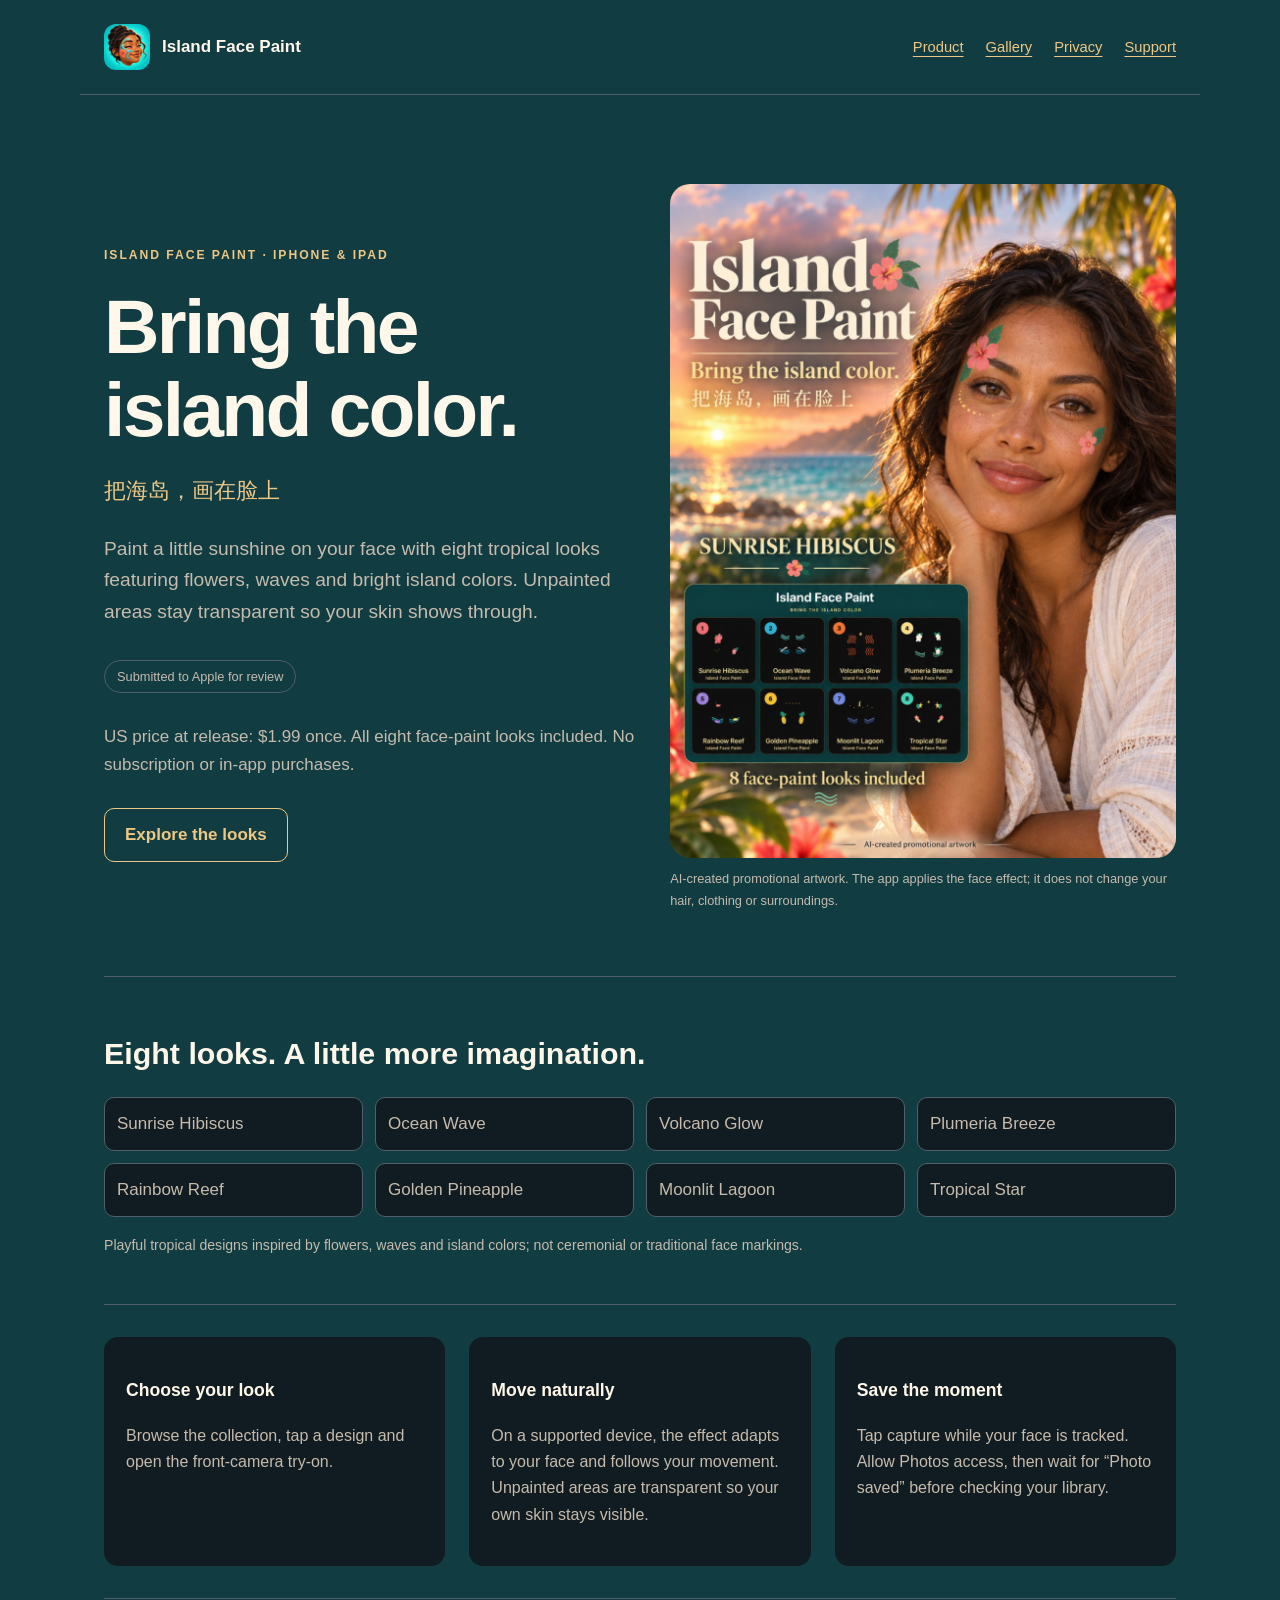
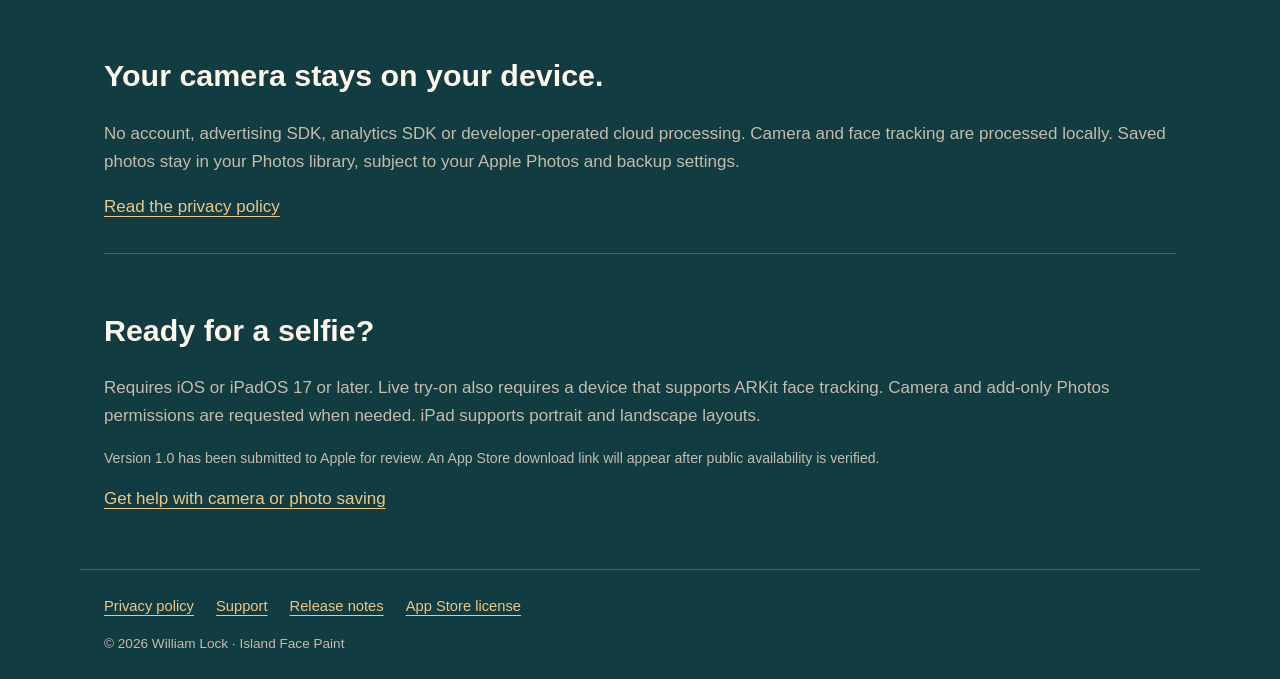
<file: index.html>
<!doctype html>
<html lang="en"><head><meta charset="utf-8"><meta name="viewport" content="width=device-width,initial-scale=1"><title>Product | Island Face Paint</title><meta name="description" content="Paint a little sunshine on your face with eight tropical looks featuring flowers, waves and bright island colors. Unpainted areas stay transparent so your skin shows through."><link rel="icon" href="assets/icon.png"><link rel="stylesheet" href="style.css"></head>
<body><header><a class="brand" href="index.html"><img src="assets/icon.png" alt="" width="46" height="46">Island Face Paint</a><nav aria-label="Main"><a href="index.html">Product</a><a href="campaign.html">Gallery</a><a href="privacy.html">Privacy</a><a href="support.html">Support</a></nav></header>
<main><div class="hero"><div><p class="eyebrow">Island Face Paint · iPhone &amp; iPad</p><h1>Bring the island color.</h1><p class="chinese" lang="zh-Hans">把海岛，画在脸上</p><p class="lead">Paint a little sunshine on your face with eight tropical looks featuring flowers, waves and bright island colors. Unpainted areas stay transparent so your skin shows through.</p><p class="status">Submitted to Apple for review</p><p>US price at release: $1.99 once. All eight face-paint looks included. No subscription or in-app purchases.</p><a class="button" href="campaign.html">Explore the looks</a></div><figure class="hero-portrait"><picture><source media="(min-width:701px)" srcset="assets/ipad-02.png"><img src="assets/iphone-02.png" alt="AI-created promotional portrait featuring Sunrise Hibiscus" fetchpriority="high"></picture><figcaption>AI-created promotional artwork. The app applies the face effect; it does not change your hair, clothing or surroundings.</figcaption></figure></div>
<section><h2>Eight looks. A little more imagination.</h2><ul class="look-list"><li>Sunrise Hibiscus</li><li>Ocean Wave</li><li>Volcano Glow</li><li>Plumeria Breeze</li><li>Rainbow Reef</li><li>Golden Pineapple</li><li>Moonlit Lagoon</li><li>Tropical Star</li></ul><p class="note">Playful tropical designs inspired by flowers, waves and island colors; not ceremonial or traditional face markings.</p></section>
<section class="features"><article><h3>Choose your look</h3><p>Browse the collection, tap a design and open the front-camera try-on.</p></article><article><h3>Move naturally</h3><p>On a supported device, the effect adapts to your face and follows your movement. Unpainted areas are transparent so your own skin stays visible.</p></article><article><h3>Save the moment</h3><p>Tap capture while your face is tracked. Allow Photos access, then wait for “Photo saved” before checking your library.</p></article></section>
<section><h2>Your camera stays on your device.</h2><p>No account, advertising SDK, analytics SDK or developer-operated cloud processing. Camera and face tracking are processed locally. Saved photos stay in your Photos library, subject to your Apple Photos and backup settings.</p><a href="privacy.html">Read the privacy policy</a></section>
<section><h2>Ready for a selfie?</h2><p>Requires iOS or iPadOS 17 or later. Live try-on also requires a device that supports ARKit face tracking. Camera and add-only Photos permissions are requested when needed. iPad supports portrait and landscape layouts.</p><p class="note">Version 1.0 has been submitted to Apple for review. An App Store download link will appear after public availability is verified.</p><a href="support.html">Get help with camera or photo saving</a></section></main><footer><nav aria-label="Footer"><a href="privacy.html">Privacy policy</a><a href="support.html">Support</a><a href="releases.html">Release notes</a><a href="https://www.apple.com/legal/internet-services/itunes/dev/stdeula/">App Store license</a></nav>© 2026 William Lock · Island Face Paint</footer></body></html>
</file>
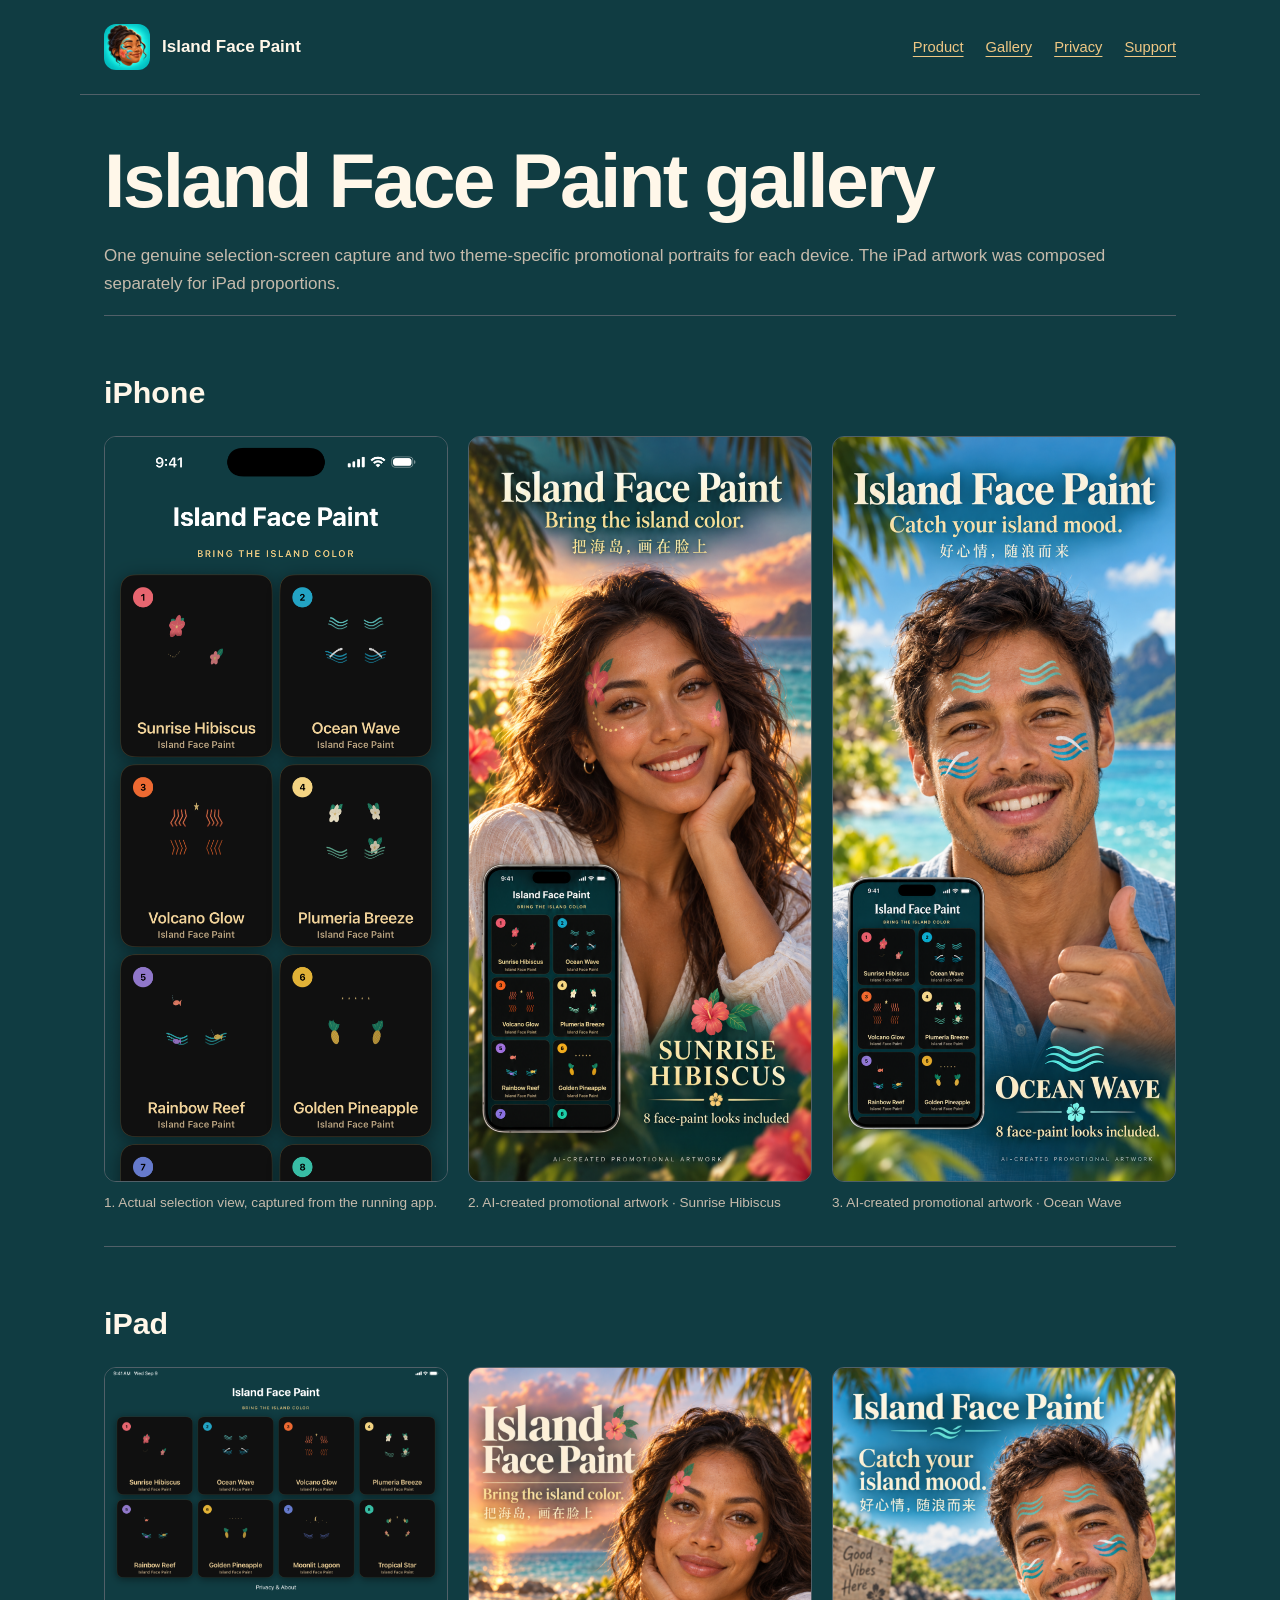
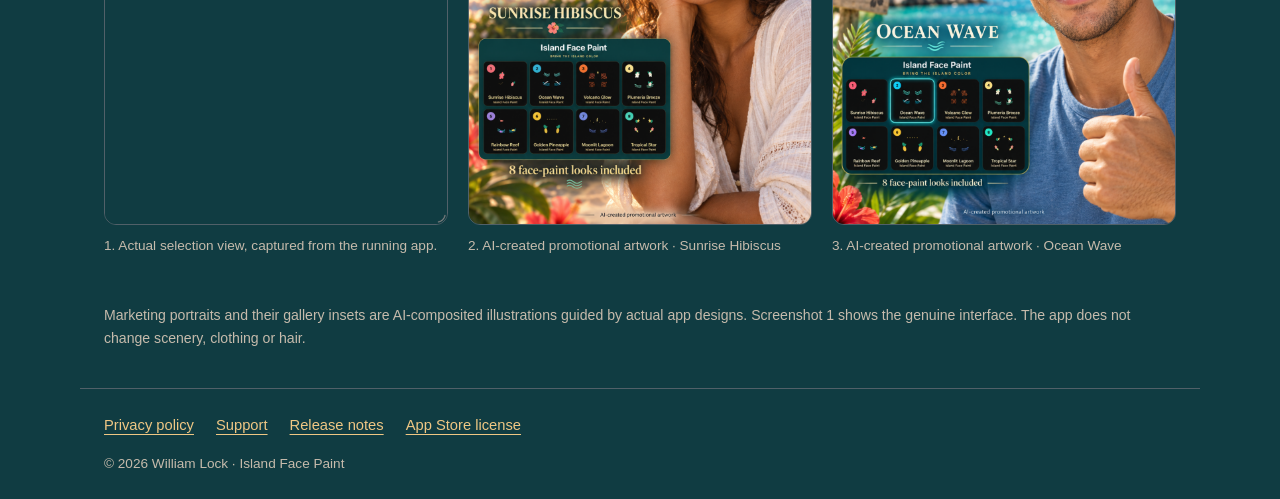
<file: campaign.html>
<!doctype html>
<html lang="en"><head><meta charset="utf-8"><meta name="viewport" content="width=device-width,initial-scale=1"><title>Gallery | Island Face Paint</title><meta name="description" content="Paint a little sunshine on your face with eight tropical looks featuring flowers, waves and bright island colors. Unpainted areas stay transparent so your skin shows through."><link rel="icon" href="assets/icon.png"><link rel="stylesheet" href="style.css"></head>
<body><header><a class="brand" href="index.html"><img src="assets/icon.png" alt="" width="46" height="46">Island Face Paint</a><nav aria-label="Main"><a href="index.html">Product</a><a href="campaign.html">Gallery</a><a href="privacy.html">Privacy</a><a href="support.html">Support</a></nav></header>
<main><h1>Island Face Paint gallery</h1><p>One genuine selection-screen capture and two theme-specific promotional portraits for each device. The iPad artwork was composed separately for iPad proportions.</p><section><h2>iPhone</h2><div class="screenshot-grid"><figure><a href="assets/iphone-01.png"><img loading="lazy" src="assets/iphone-01.png" alt="Actual selection view, captured from the running app."></a><figcaption>1. Actual selection view, captured from the running app.</figcaption></figure><figure><a href="assets/iphone-02.png"><img loading="lazy" src="assets/iphone-02.png" alt="AI-created promotional artwork · Sunrise Hibiscus"></a><figcaption>2. AI-created promotional artwork · Sunrise Hibiscus</figcaption></figure><figure><a href="assets/iphone-03.png"><img loading="lazy" src="assets/iphone-03.png" alt="AI-created promotional artwork · Ocean Wave"></a><figcaption>3. AI-created promotional artwork · Ocean Wave</figcaption></figure></div></section><section><h2>iPad</h2><div class="screenshot-grid"><figure><a href="assets/ipad-01.png"><img loading="lazy" src="assets/ipad-01.png" alt="Actual selection view, captured from the running app."></a><figcaption>1. Actual selection view, captured from the running app.</figcaption></figure><figure><a href="assets/ipad-02.png"><img loading="lazy" src="assets/ipad-02.png" alt="AI-created promotional artwork · Sunrise Hibiscus"></a><figcaption>2. AI-created promotional artwork · Sunrise Hibiscus</figcaption></figure><figure><a href="assets/ipad-03.png"><img loading="lazy" src="assets/ipad-03.png" alt="AI-created promotional artwork · Ocean Wave"></a><figcaption>3. AI-created promotional artwork · Ocean Wave</figcaption></figure></div></section><p class="note">Marketing portraits and their gallery insets are AI-composited illustrations guided by actual app designs. Screenshot 1 shows the genuine interface. The app does not change scenery, clothing or hair.</p></main><footer><nav aria-label="Footer"><a href="privacy.html">Privacy policy</a><a href="support.html">Support</a><a href="releases.html">Release notes</a><a href="https://www.apple.com/legal/internet-services/itunes/dev/stdeula/">App Store license</a></nav>© 2026 William Lock · Island Face Paint</footer></body></html>
</file>
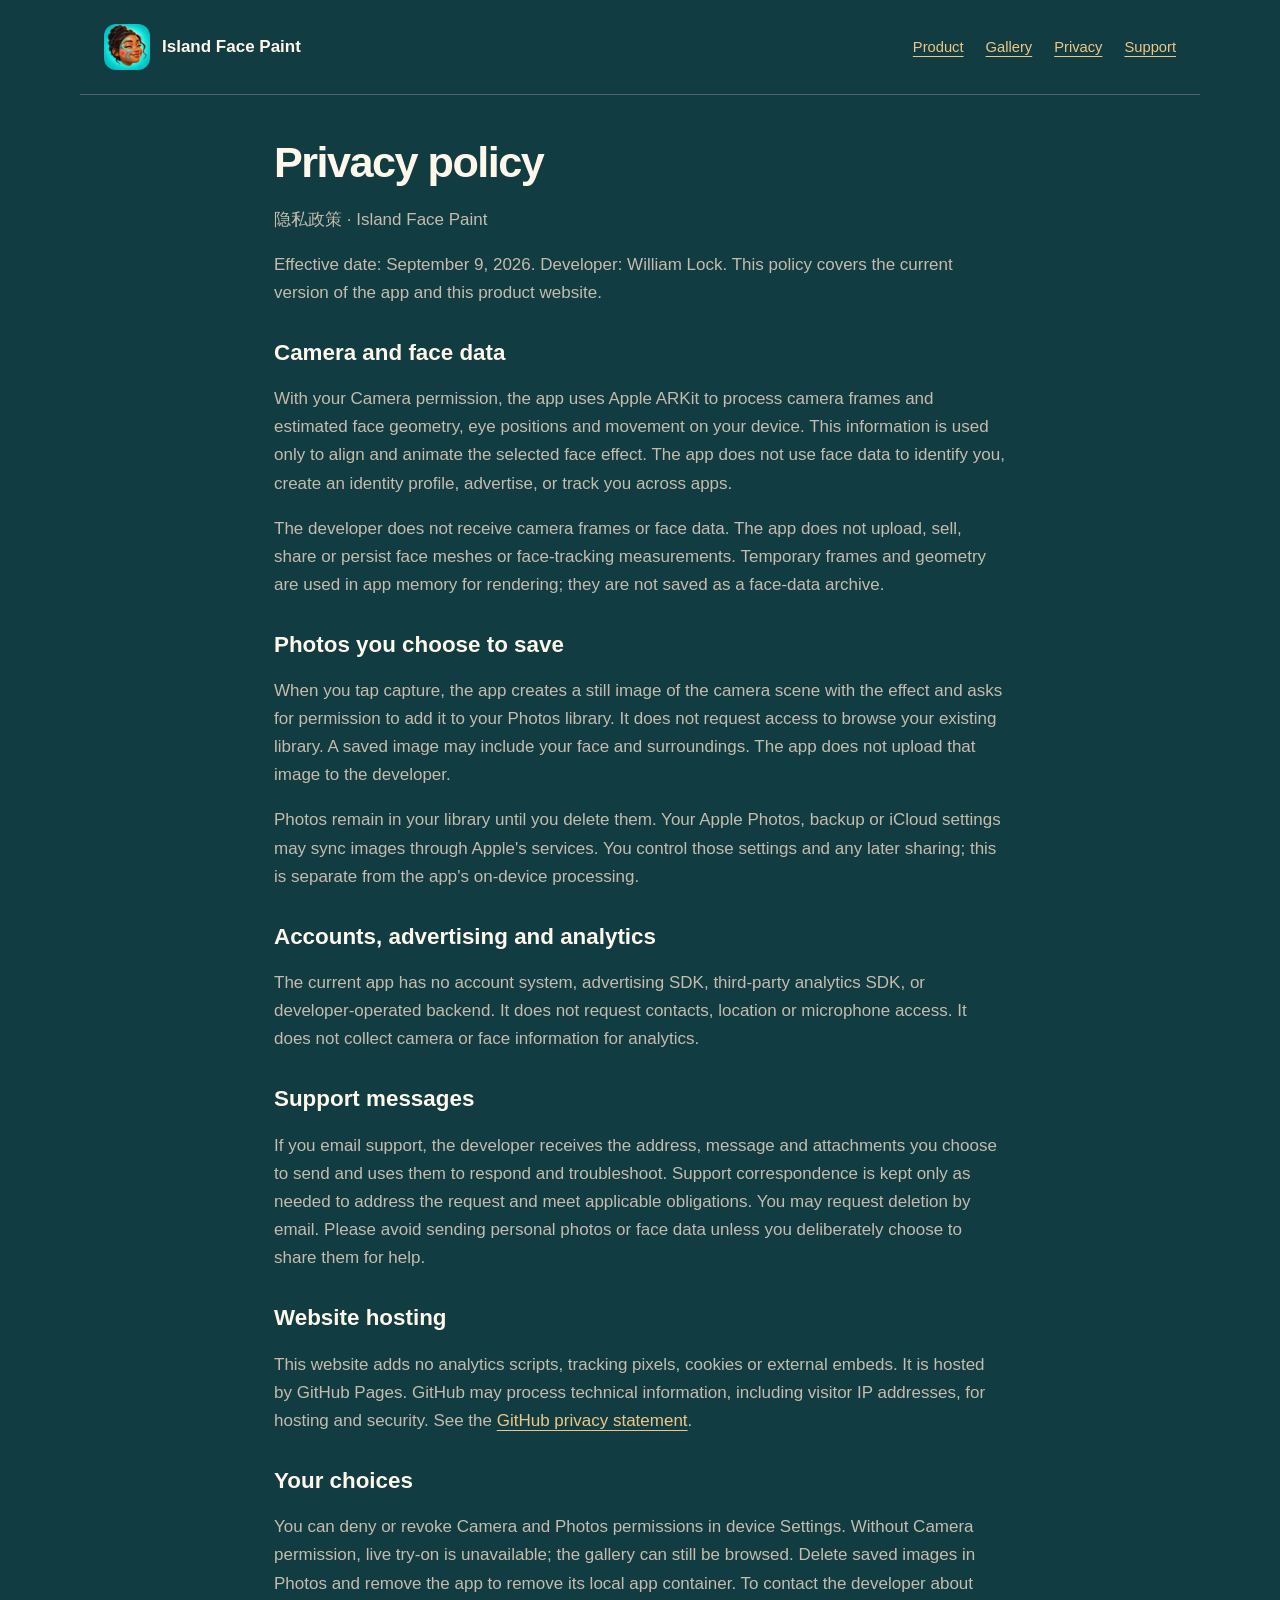
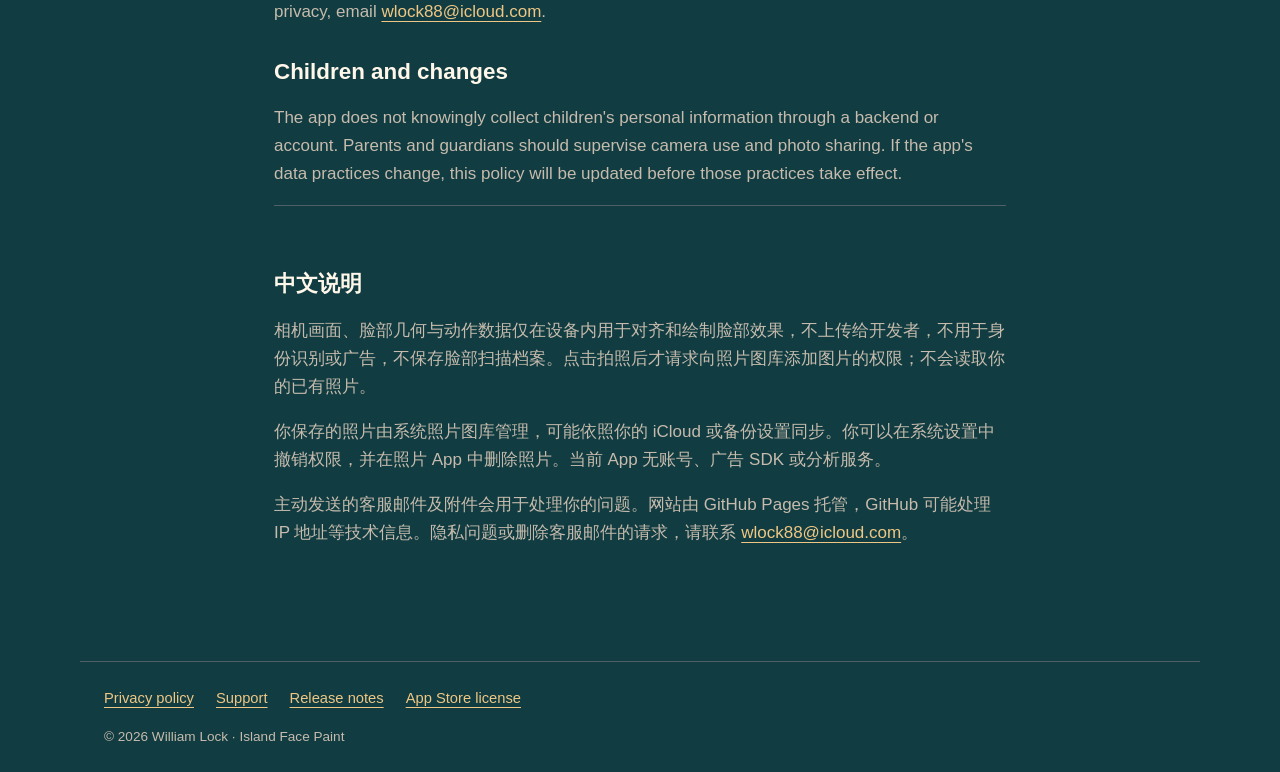
<file: privacy.html>
<!doctype html>
<html lang="en"><head><meta charset="utf-8"><meta name="viewport" content="width=device-width,initial-scale=1"><title>Privacy policy | Island Face Paint</title><meta name="description" content="Paint a little sunshine on your face with eight tropical looks featuring flowers, waves and bright island colors. Unpainted areas stay transparent so your skin shows through."><link rel="icon" href="assets/icon.png"><link rel="stylesheet" href="style.css"></head>
<body><header><a class="brand" href="index.html"><img src="assets/icon.png" alt="" width="46" height="46">Island Face Paint</a><nav aria-label="Main"><a href="index.html">Product</a><a href="campaign.html">Gallery</a><a href="privacy.html">Privacy</a><a href="support.html">Support</a></nav></header>
<main class="document"><h1>Privacy policy</h1><p lang="zh-Hans">隐私政策 · Island Face Paint</p><p>Effective date: September 9, 2026. Developer: William Lock. This policy covers the current version of the app and this product website.</p>
<h2>Camera and face data</h2><p>With your Camera permission, the app uses Apple ARKit to process camera frames and estimated face geometry, eye positions and movement on your device. This information is used only to align and animate the selected face effect. The app does not use face data to identify you, create an identity profile, advertise, or track you across apps.</p><p>The developer does not receive camera frames or face data. The app does not upload, sell, share or persist face meshes or face-tracking measurements. Temporary frames and geometry are used in app memory for rendering; they are not saved as a face-data archive.</p>
<h2>Photos you choose to save</h2><p>When you tap capture, the app creates a still image of the camera scene with the effect and asks for permission to add it to your Photos library. It does not request access to browse your existing library. A saved image may include your face and surroundings. The app does not upload that image to the developer.</p><p>Photos remain in your library until you delete them. Your Apple Photos, backup or iCloud settings may sync images through Apple's services. You control those settings and any later sharing; this is separate from the app's on-device processing.</p>
<h2>Accounts, advertising and analytics</h2><p>The current app has no account system, advertising SDK, third-party analytics SDK, or developer-operated backend. It does not request contacts, location or microphone access. It does not collect camera or face information for analytics.</p>
<h2>Support messages</h2><p>If you email support, the developer receives the address, message and attachments you choose to send and uses them to respond and troubleshoot. Support correspondence is kept only as needed to address the request and meet applicable obligations. You may request deletion by email. Please avoid sending personal photos or face data unless you deliberately choose to share them for help.</p>
<h2>Website hosting</h2><p>This website adds no analytics scripts, tracking pixels, cookies or external embeds. It is hosted by GitHub Pages. GitHub may process technical information, including visitor IP addresses, for hosting and security. See the <a href="https://docs.github.com/en/site-policy/privacy-policies/github-general-privacy-statement">GitHub privacy statement</a>.</p>
<h2>Your choices</h2><p>You can deny or revoke Camera and Photos permissions in device Settings. Without Camera permission, live try-on is unavailable; the gallery can still be browsed. Delete saved images in Photos and remove the app to remove its local app container. To contact the developer about privacy, email <a href="mailto:wlock88@icloud.com">wlock88@icloud.com</a>.</p>
<h2>Children and changes</h2><p>The app does not knowingly collect children's personal information through a backend or account. Parents and guardians should supervise camera use and photo sharing. If the app's data practices change, this policy will be updated before those practices take effect.</p>
<section lang="zh-Hans"><h2>中文说明</h2><p>相机画面、脸部几何与动作数据仅在设备内用于对齐和绘制脸部效果，不上传给开发者，不用于身份识别或广告，不保存脸部扫描档案。点击拍照后才请求向照片图库添加图片的权限；不会读取你的已有照片。</p><p>你保存的照片由系统照片图库管理，可能依照你的 iCloud 或备份设置同步。你可以在系统设置中撤销权限，并在照片 App 中删除照片。当前 App 无账号、广告 SDK 或分析服务。</p><p>主动发送的客服邮件及附件会用于处理你的问题。网站由 GitHub Pages 托管，GitHub 可能处理 IP 地址等技术信息。隐私问题或删除客服邮件的请求，请联系 <a href="mailto:wlock88@icloud.com">wlock88@icloud.com</a>。</p></section></main><footer><nav aria-label="Footer"><a href="privacy.html">Privacy policy</a><a href="support.html">Support</a><a href="releases.html">Release notes</a><a href="https://www.apple.com/legal/internet-services/itunes/dev/stdeula/">App Store license</a></nav>© 2026 William Lock · Island Face Paint</footer></body></html>
</file>
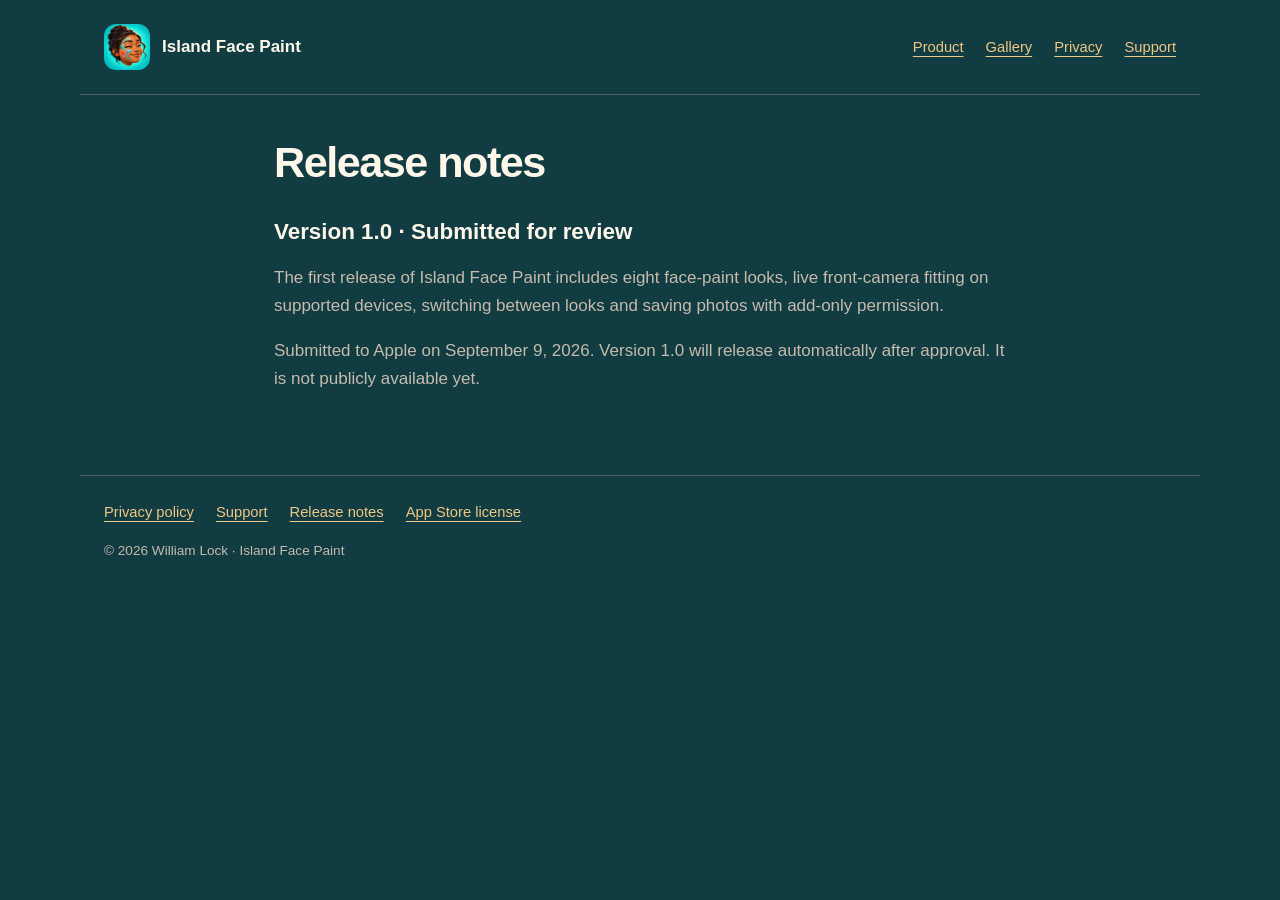
<file: releases.html>
<!doctype html>
<html lang="en"><head><meta charset="utf-8"><meta name="viewport" content="width=device-width,initial-scale=1"><title>Release notes | Island Face Paint</title><meta name="description" content="Paint a little sunshine on your face with eight tropical looks featuring flowers, waves and bright island colors. Unpainted areas stay transparent so your skin shows through."><link rel="icon" href="assets/icon.png"><link rel="stylesheet" href="style.css"></head>
<body><header><a class="brand" href="index.html"><img src="assets/icon.png" alt="" width="46" height="46">Island Face Paint</a><nav aria-label="Main"><a href="index.html">Product</a><a href="campaign.html">Gallery</a><a href="privacy.html">Privacy</a><a href="support.html">Support</a></nav></header>
<main class="document"><h1>Release notes</h1><h2>Version 1.0 · Submitted for review</h2><p>The first release of Island Face Paint includes eight face-paint looks, live front-camera fitting on supported devices, switching between looks and saving photos with add-only permission.</p><p>Submitted to Apple on September 9, 2026. Version 1.0 will release automatically after approval. It is not publicly available yet.</p></main><footer><nav aria-label="Footer"><a href="privacy.html">Privacy policy</a><a href="support.html">Support</a><a href="releases.html">Release notes</a><a href="https://www.apple.com/legal/internet-services/itunes/dev/stdeula/">App Store license</a></nav>© 2026 William Lock · Island Face Paint</footer></body></html>
</file>
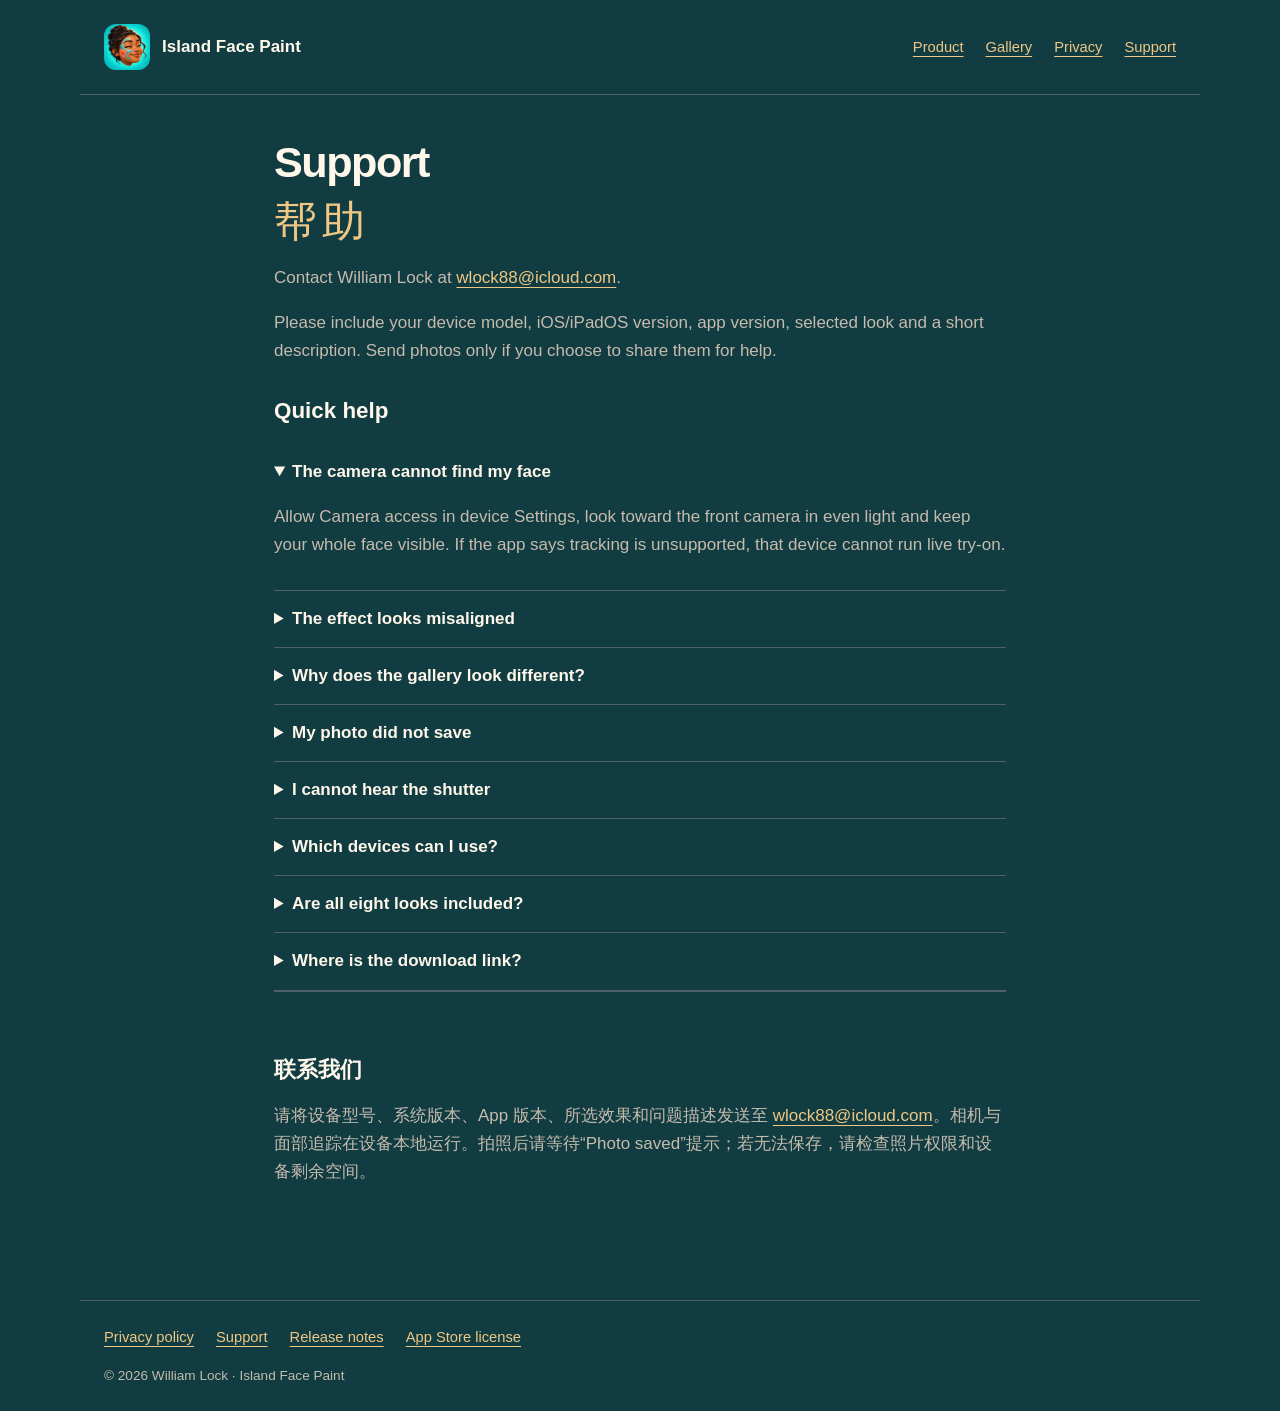
<file: support.html>
<!doctype html>
<html lang="en"><head><meta charset="utf-8"><meta name="viewport" content="width=device-width,initial-scale=1"><title>Support | Island Face Paint</title><meta name="description" content="Paint a little sunshine on your face with eight tropical looks featuring flowers, waves and bright island colors. Unpainted areas stay transparent so your skin shows through."><link rel="icon" href="assets/icon.png"><link rel="stylesheet" href="style.css"></head>
<body><header><a class="brand" href="index.html"><img src="assets/icon.png" alt="" width="46" height="46">Island Face Paint</a><nav aria-label="Main"><a href="index.html">Product</a><a href="campaign.html">Gallery</a><a href="privacy.html">Privacy</a><a href="support.html">Support</a></nav></header>
<main class="document"><h1>Support <span lang="zh-Hans">帮助</span></h1><p>Contact William Lock at <a href="mailto:wlock88@icloud.com?subject=Island%20Face%20Paint%20support">wlock88@icloud.com</a>.</p><p>Please include your device model, iOS/iPadOS version, app version, selected look and a short description. Send photos only if you choose to share them for help.</p>
<h2>Quick help</h2><details open><summary>The camera cannot find my face</summary><p>Allow Camera access in device Settings, look toward the front camera in even light and keep your whole face visible. If the app says tracking is unsupported, that device cannot run live try-on.</p></details>
<details><summary>The effect looks misaligned</summary><p>Start facing the front camera naturally and move slowly. Switch to another look or return to the gallery to start a new session. Tell support which design and facial area look wrong.</p></details>
<details><summary>Why does the gallery look different?</summary><p>Unpainted areas are transparent so your own skin stays visible. Promotional portraits are AI-created illustrations of the designs.</p></details>
<details><summary>My photo did not save</summary><p>Allow permission to add photos and check available device storage. Wait for “Photo saved,” then check Photos. The shutter sound confirms capture was requested; it does not confirm that saving succeeded.</p></details>
<details><summary>I cannot hear the shutter</summary><p>The app requests the built-in iOS camera shutter effect. Sound behavior depends on iOS, Silent mode and device sound settings.</p></details>
<details><summary>Which devices can I use?</summary><p>iOS or iPadOS 17 or later is required. Live try-on needs ARKit face-tracking support. The app checks compatibility. iPhone uses portrait layout; iPad supports portrait and landscape.</p></details>
<details><summary>Are all eight looks included?</summary><p>Yes. The planned US price is $1.99 as a one-time app purchase, including all eight looks, with no subscription or in-app purchases. Local App Store prices may differ.</p></details>
<details><summary>Where is the download link?</summary><p>The app is in release preparation. We will add the App Store link after public availability is verified.</p></details>
<section lang="zh-Hans"><h2>联系我们</h2><p>请将设备型号、系统版本、App 版本、所选效果和问题描述发送至 <a href="mailto:wlock88@icloud.com">wlock88@icloud.com</a>。相机与面部追踪在设备本地运行。拍照后请等待“Photo saved”提示；若无法保存，请检查照片权限和设备剩余空间。</p></section></main><footer><nav aria-label="Footer"><a href="privacy.html">Privacy policy</a><a href="support.html">Support</a><a href="releases.html">Release notes</a><a href="https://www.apple.com/legal/internet-services/itunes/dev/stdeula/">App Store license</a></nav>© 2026 William Lock · Island Face Paint</footer></body></html>
</file>
<file: style.css>
:root{color-scheme:dark;--bg:#0c0c0d;--panel:#171617;--ink:#fff7e9;--muted:#c6bbac;--gold:#efc784;--line:#3b3227}*{box-sizing:border-box}body{margin:0;background:var(--bg);color:var(--ink);font:17px/1.65 -apple-system,BlinkMacSystemFont,"Segoe UI",sans-serif}a{color:var(--gold);text-underline-offset:4px}a:focus-visible,summary:focus-visible{outline:3px solid var(--gold);outline-offset:5px}header,main,footer{max-width:1120px;margin:auto;padding:24px}header{display:flex;align-items:center;justify-content:space-between;gap:20px;border-bottom:1px solid var(--line)}.brand{display:flex;align-items:center;gap:12px;text-decoration:none;color:var(--ink);font-weight:750}.brand img{width:46px;height:46px;border-radius:12px}nav{display:flex;gap:22px;flex-wrap:wrap}nav a{font-size:.92rem}.hero{display:grid;grid-template-columns:1.05fr 1fr;align-items:center;gap:35px;padding:65px 0}.eyebrow{color:var(--gold);text-transform:uppercase;letter-spacing:.16em;font-size:.76rem;font-weight:700}h1{font-size:clamp(2.7rem,6vw,5.2rem);line-height:1.08;letter-spacing:-.035em;margin:20px 0}h1 span{display:block;color:var(--gold);letter-spacing:.12em;margin-top:12px;font-weight:500}h2{font-size:1.9rem;line-height:1.25}h3{font-size:1.1rem}p{color:var(--muted)}.lead{font-size:1.2rem;max-width:620px}.button{display:inline-block;padding:12px 20px;border:1px solid var(--gold);border-radius:10px;text-decoration:none;font-weight:650;margin-top:12px}.hero-art{display:grid;grid-template-columns:1fr 1fr;gap:8px;align-items:center}.hero-art img{width:100%;border-radius:90px;box-shadow:0 24px 60px #000}.hero-art img+img{margin-top:80px}.status{display:inline-block;border:1px solid var(--line);border-radius:99px;padding:5px 12px;font-size:.8rem;color:var(--muted)}section{padding:32px 0;border-top:1px solid var(--line)}.cards{display:grid;grid-template-columns:repeat(4,minmax(0,1fr));gap:16px}.mask{margin:0;background:var(--panel);border:1px solid var(--line);border-radius:18px;overflow:hidden;text-align:center}.mask img{width:100%;aspect-ratio:1;object-fit:contain;display:block}.mask figcaption{padding:10px 8px 16px}.mask strong{display:block;font-size:1.25rem;color:var(--gold)}.mask span{font-size:.88rem;color:var(--muted)}.features{display:grid;grid-template-columns:repeat(3,1fr);gap:24px}.features article{background:var(--panel);padding:22px;border-radius:14px}.features p{font-size:1rem}.note{font-size:.88rem;color:var(--muted)}.document{max-width:780px;padding-bottom:65px}.document h1{font-size:2.7rem}.document h2{font-size:1.4rem;margin-top:32px}li{color:var(--muted);margin:8px 0}details{padding:14px 0;border-bottom:1px solid var(--line)}summary{cursor:pointer;font-weight:650}footer{border-top:1px solid var(--line);font-size:.85rem;color:var(--muted)}footer nav{margin-bottom:15px}@media(max-width:700px){header{align-items:flex-start;flex-direction:column}.hero{grid-template-columns:1fr;padding:30px 0;gap:20px}.hero-art{max-width:440px;margin:auto}.hero-art img+img{margin-top:30px}.cards{grid-template-columns:repeat(2,minmax(0,1fr))}.features{grid-template-columns:1fr}main,header,footer{padding:20px}h1{font-size:3rem}nav{gap:16px}}
:root .hero-art img, :root .mask img { height: auto; }
.campaign{display:grid;grid-template-columns:.72fr 1.28fr;gap:28px;align-items:center}.campaign img{width:100%;height:auto;border:1px solid var(--line);border-radius:18px;display:block}@media(max-width:700px){.campaign{grid-template-columns:1fr}}

:root{--bg:#103C42;--panel:#101c22;--line:#516068}
.hero-portrait{margin:0}.hero-portrait img{width:100%;height:auto;display:block;border-radius:20px}.hero-portrait figcaption{font-size:.8rem;color:var(--muted);margin-top:10px}.look-list{display:grid;grid-template-columns:repeat(4,minmax(0,1fr));gap:12px;padding:0;list-style:none}.look-list li{padding:12px;background:var(--panel);border:1px solid var(--line);border-radius:10px;margin:0}.screenshot-grid{display:grid;grid-template-columns:repeat(3,minmax(0,1fr));gap:20px;align-items:start}.screenshot-grid figure{margin:0;min-width:0}.screenshot-grid img{width:100%;height:auto;display:block;border-radius:12px;border:1px solid var(--line)}.screenshot-grid figcaption{font-size:.85rem;color:var(--muted);margin-top:10px}.chinese{color:var(--gold);font-size:1.4rem}.brand{min-width:0}.brand img{flex-shrink:0}h1{overflow-wrap:anywhere}@media(max-width:700px){.look-list{grid-template-columns:repeat(2,minmax(0,1fr))}.screenshot-grid{grid-template-columns:1fr}.screenshot-grid figure{max-width:440px;margin:auto}.hero-portrait{max-width:460px;margin:auto}.brand{font-size:.95rem}h1{font-size:2.8rem}}
</file>
